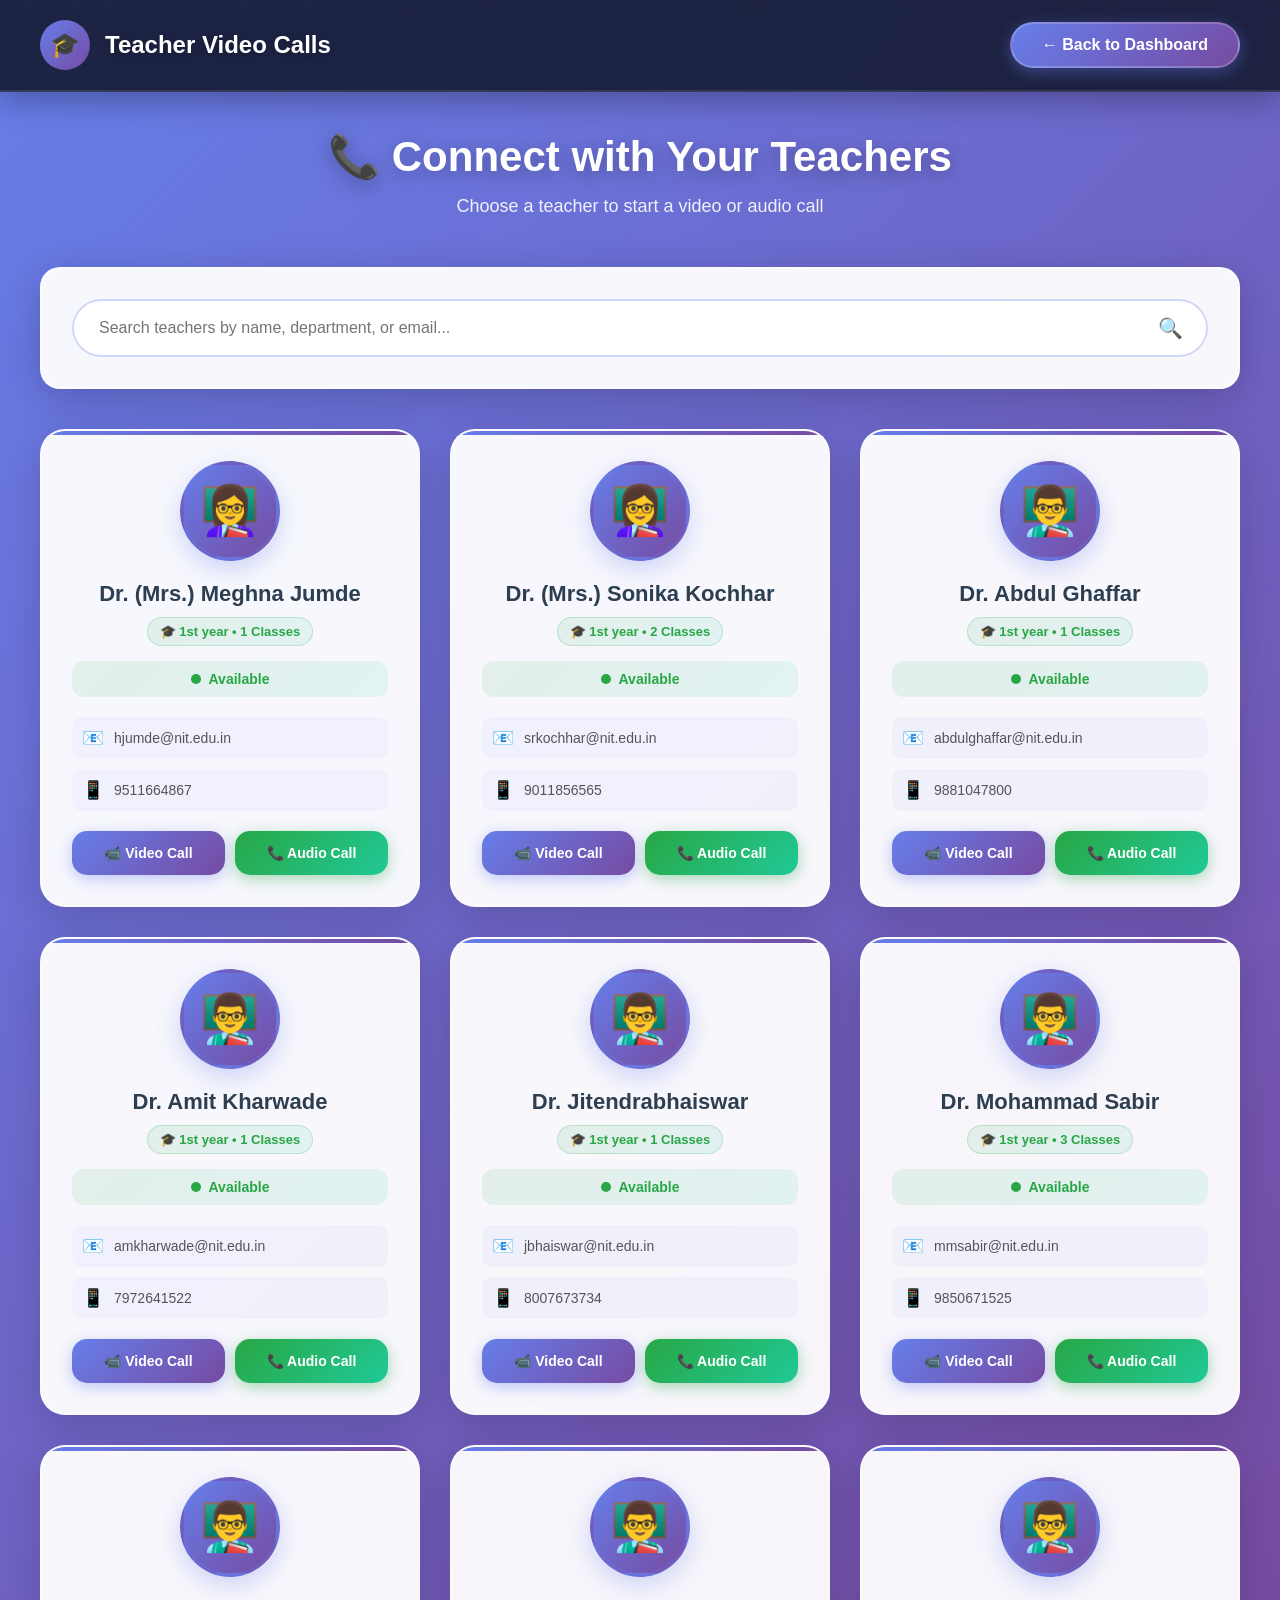
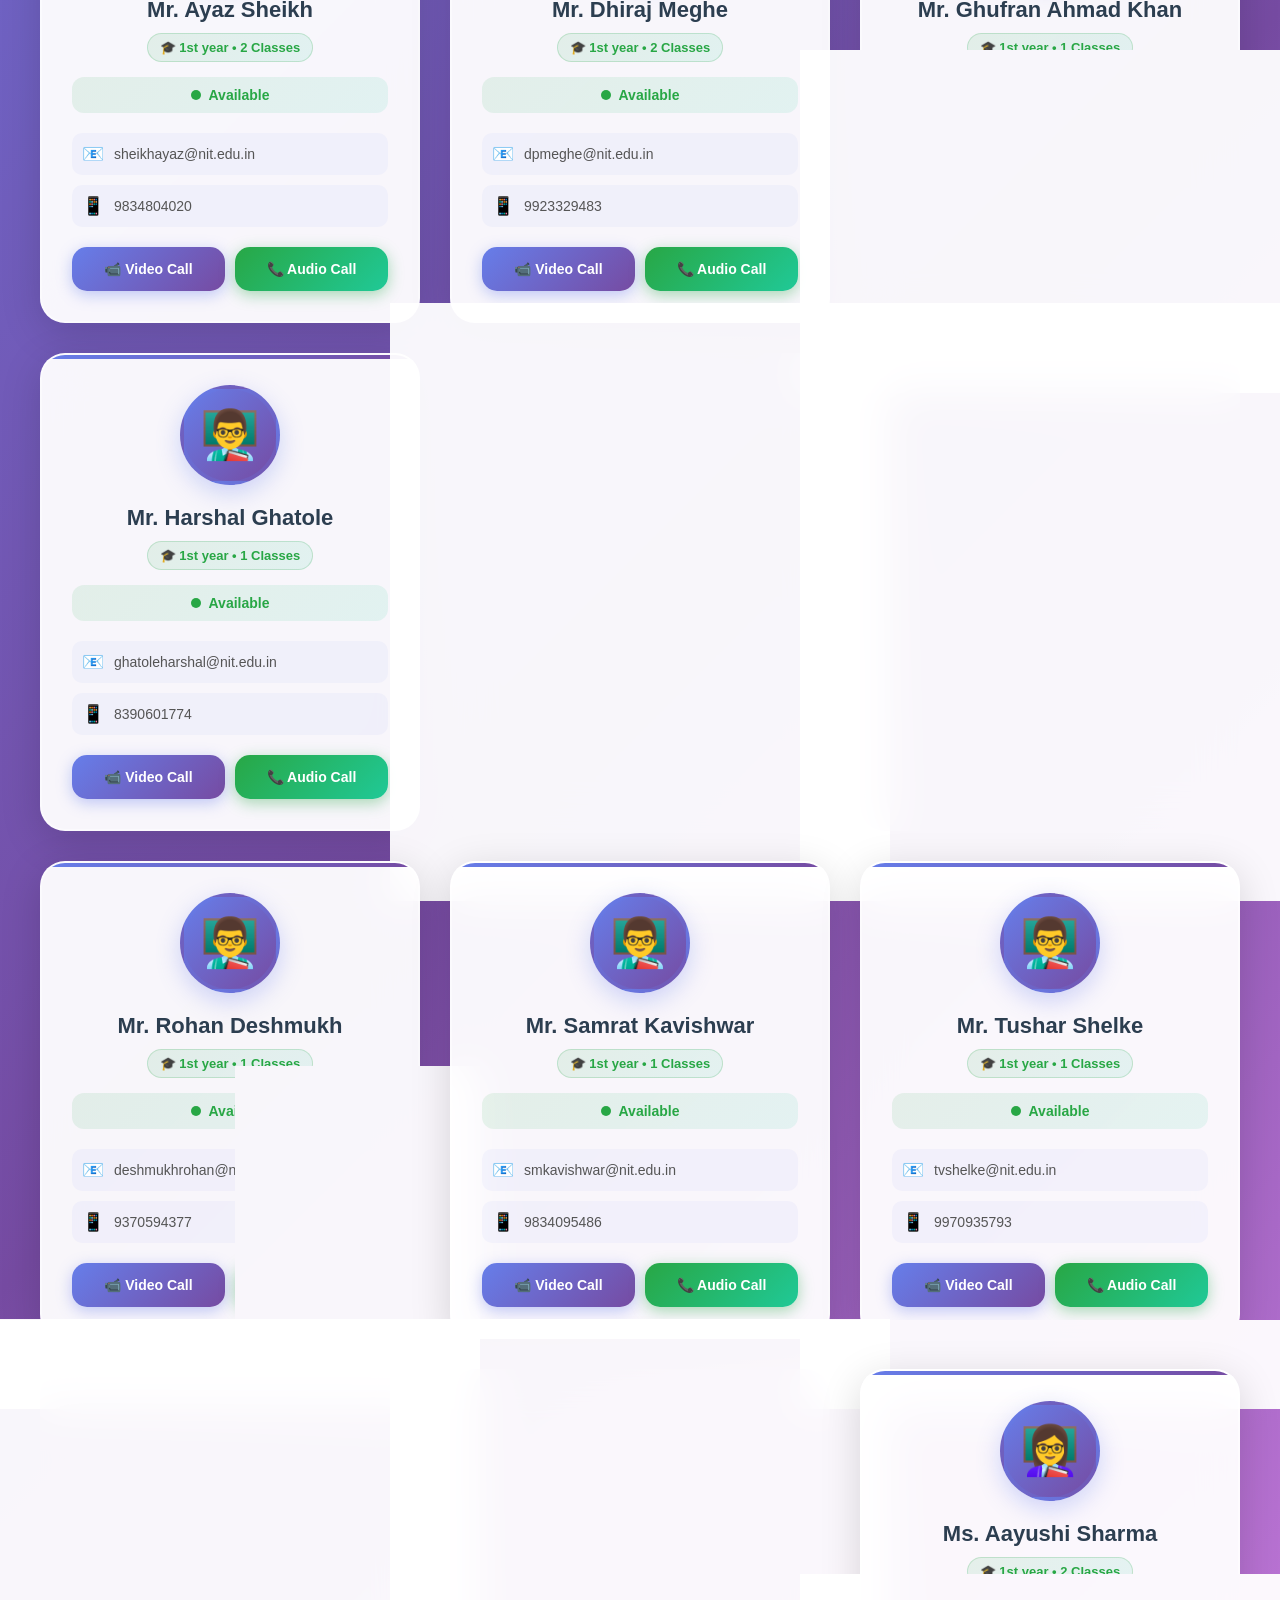
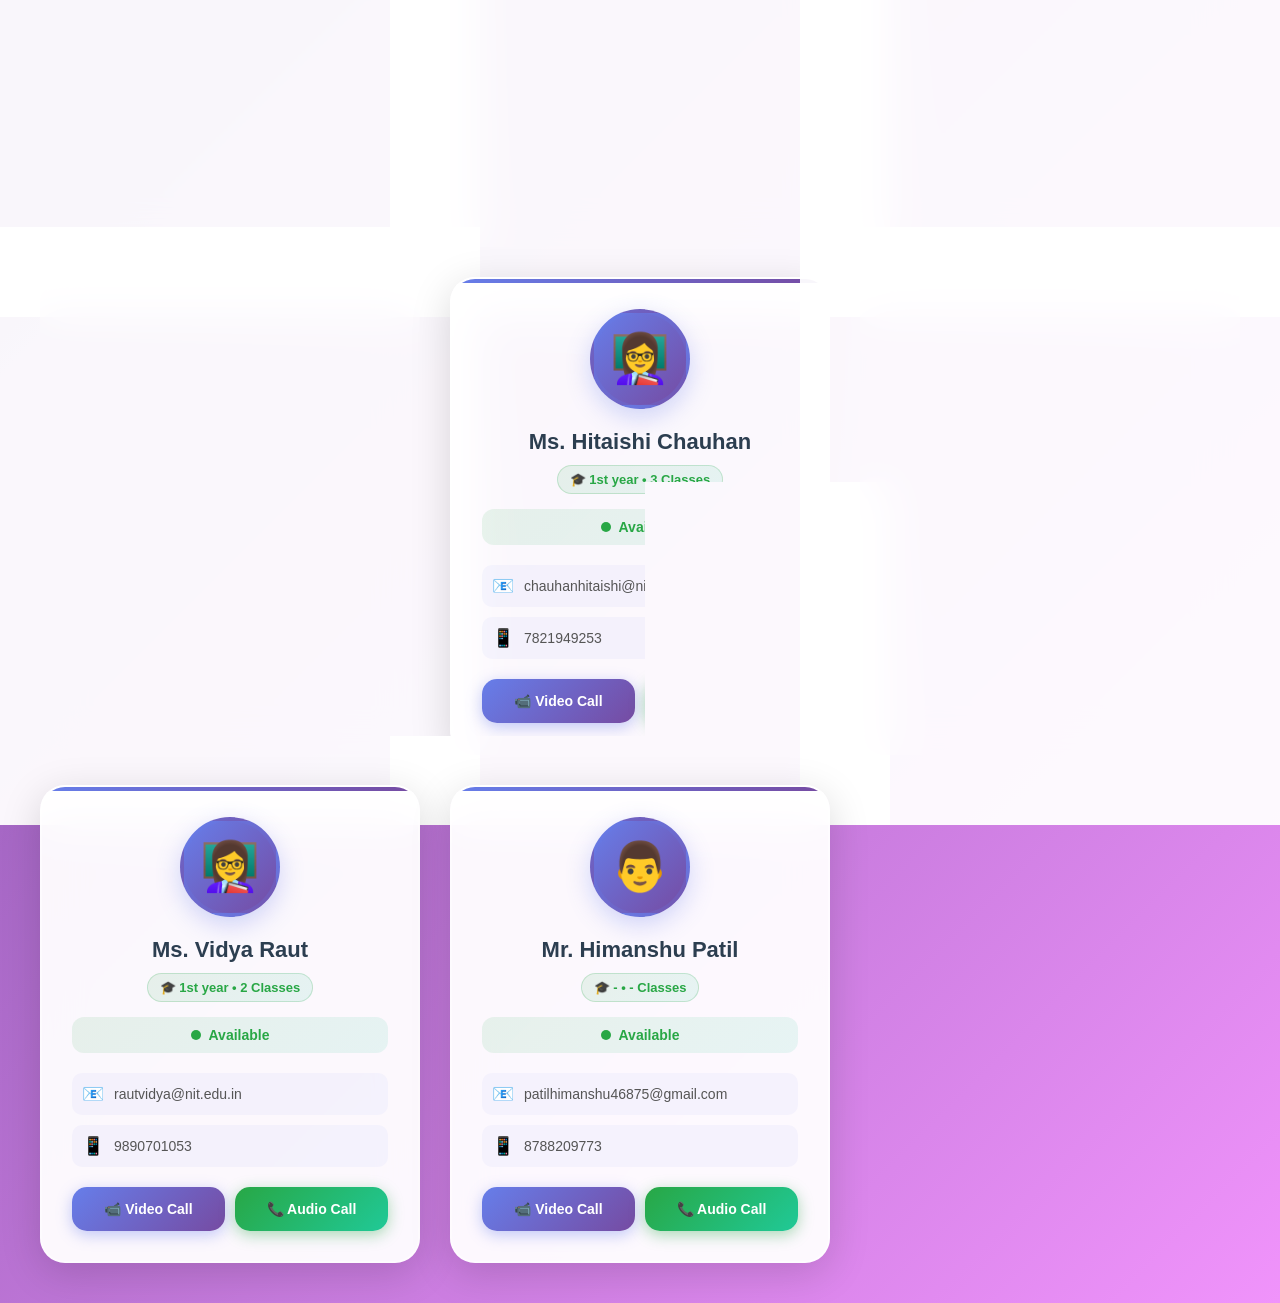
<file: student/teachercall.html>
<!DOCTYPE html>
<html lang="en">
<head>
    <meta charset="UTF-8">
    <meta name="viewport" content="width=device-width, initial-scale=1.0">
    <title>Call Teachers - Student Dashboard</title>
    <style>
        * {
            margin: 0;
            padding: 0;
            box-sizing: border-box;
        }
        
        body {
            background: linear-gradient(135deg, #667eea 0%, #764ba2 50%, #f093fb 100%);
            min-height: 100vh;
            font-family: 'Segoe UI', Tahoma, Geneva, Verdana, sans-serif;
            position: relative;
            overflow-x: hidden;
        }

        /* Animated Background Particles */
        .particles {
            position: fixed;
            top: 0;
            left: 0;
            width: 100%;
            height: 100%;
            z-index: 0;
            pointer-events: none;
        }

        .particle {
            position: absolute;
            background: rgba(255, 255, 255, 0.15);
            border-radius: 50%;
            animation: float 15s infinite ease-in-out;
        }

        @keyframes float {
            0%, 100% { transform: translateY(0) rotate(0deg); opacity: 0; }
            10% { opacity: 1; }
            90% { opacity: 1; }
            100% { transform: translateY(-100vh) rotate(360deg); opacity: 0; }
        }

        /* Enhanced Navbar */
        .navbar {
            background: rgba(26, 31, 58, 0.95);
            backdrop-filter: blur(20px);
            padding: 20px 40px;
            display: flex;
            justify-content: space-between;
            align-items: center;
            box-shadow: 0 8px 32px rgba(0, 0, 0, 0.3);
            border-bottom: 2px solid rgba(255, 255, 255, 0.1);
            position: sticky;
            top: 0;
            z-index: 1000;
        }
        
        .navbar-brand {
            display: flex;
            align-items: center;
            gap: 15px;
        }

        .navbar-logo {
            width: 50px;
            height: 50px;
            border-radius: 50%;
            background: linear-gradient(135deg, #667eea, #764ba2);
            display: flex;
            align-items: center;
            justify-content: center;
            font-size: 24px;
            animation: rotateLogo 10s linear infinite;
        }

        @keyframes rotateLogo {
            0% { transform: rotate(0deg); }
            100% { transform: rotate(360deg); }
        }
        
        .navbar h1 {
            color: white;
            font-size: 24px;
            font-weight: 700;
            text-shadow: 0 2px 10px rgba(0, 0, 0, 0.3);
        }

        .back-button {
            background: linear-gradient(135deg, #667eea, #764ba2);
            color: white;
            padding: 12px 30px;
            border-radius: 25px;
            text-decoration: none;
            font-weight: 600;
            display: flex;
            align-items: center;
            gap: 10px;
            transition: all 0.3s ease;
            box-shadow: 0 4px 15px rgba(102, 126, 234, 0.4);
            border: 2px solid rgba(255, 255, 255, 0.2);
        }

        .back-button:hover {
            transform: translateY(-2px);
            box-shadow: 0 6px 20px rgba(102, 126, 234, 0.6);
        }

        .main-content {
            padding: 40px;
            max-width: 1600px;
            margin: 0 auto;
            position: relative;
            z-index: 1;
        }

        .page-header {
            text-align: center;
            margin-bottom: 50px;
            animation: fadeInDown 0.8s ease-out;
        }

        @keyframes fadeInDown {
            from {
                opacity: 0;
                transform: translateY(-30px);
            }
            to {
                opacity: 1;
                transform: translateY(0);
            }
        }

        .page-header h2 {
            font-size: 42px;
            color: white;
            font-weight: 800;
            text-shadow: 0 4px 20px rgba(0, 0, 0, 0.3);
            margin-bottom: 15px;
        }

        .page-header p {
            font-size: 18px;
            color: rgba(255, 255, 255, 0.9);
            font-weight: 500;
        }

        /* Search Bar */
        .search-container {
            background: rgba(255, 255, 255, 0.95);
            backdrop-filter: blur(20px);
            padding: 30px;
            border-radius: 20px;
            margin-bottom: 40px;
            box-shadow: 0 10px 40px rgba(0, 0, 0, 0.2);
            border: 2px solid rgba(255, 255, 255, 0.5);
        }

        .search-box {
            position: relative;
            width: 100%;
        }

        .search-box input {
            width: 100%;
            padding: 18px 60px 18px 25px;
            border: 2px solid rgba(102, 126, 234, 0.3);
            border-radius: 50px;
            font-size: 16px;
            outline: none;
            transition: all 0.3s ease;
            background: white;
        }

        .search-box input:focus {
            border-color: #667eea;
            box-shadow: 0 0 20px rgba(102, 126, 234, 0.3);
        }

        .search-box::after {
            content: "🔍";
            position: absolute;
            right: 25px;
            top: 50%;
            transform: translateY(-50%);
            font-size: 20px;
        }

        /* Teachers Grid */
        .teachers-grid {
            display: grid;
            grid-template-columns: repeat(auto-fill, minmax(320px, 1fr));
            gap: 30px;
            animation: fadeInUp 0.8s ease-out;
        }

        @keyframes fadeInUp {
            from {
                opacity: 0;
                transform: translateY(30px);
            }
            to {
                opacity: 1;
                transform: translateY(0);
            }
        }

        .teacher-card {
            background: rgba(255, 255, 255, 0.95);
            backdrop-filter: blur(20px);
            border-radius: 25px;
            padding: 30px;
            box-shadow: 0 10px 40px rgba(0, 0, 0, 0.15);
            border: 2px solid rgba(255, 255, 255, 0.5);
            transition: all 0.4s cubic-bezier(0.4, 0, 0.2, 1);
            position: relative;
            overflow: hidden;
        }

        .teacher-card::before {
            content: '';
            position: absolute;
            top: 0;
            left: 0;
            width: 100%;
            height: 4px;
            background: linear-gradient(90deg, #667eea, #764ba2, #f093fb);
            background-size: 200% 100%;
            animation: gradientShift 3s ease infinite;
        }

        @keyframes gradientShift {
            0%, 100% { background-position: 0% 50%; }
            50% { background-position: 100% 50%; }
        }

        .teacher-card:hover {
            transform: translateY(-10px) scale(1.02);
            box-shadow: 0 20px 60px rgba(102, 126, 234, 0.4);
        }

        .teacher-avatar {
            width: 100px;
            height: 100px;
            border-radius: 50%;
            background: linear-gradient(135deg, #667eea, #764ba2);
            display: flex;
            align-items: center;
            justify-content: center;
            font-size: 48px;
            margin: 0 auto 20px;
            border: 4px solid rgba(102, 126, 234, 0.2);
            box-shadow: 0 8px 25px rgba(102, 126, 234, 0.3);
        }

        .teacher-name {
            font-size: 22px;
            font-weight: 700;
            color: #2c3e50;
            text-align: center;
            margin-bottom: 10px;
        }

        .teacher-dept {
            display: inline-flex;
            align-items: center;
            gap: 6px;
            font-size: 13px;
            color: #28a745;
            background: linear-gradient(135deg, rgba(40, 167, 69, 0.1), rgba(32, 201, 151, 0.1));
            padding: 6px 12px;
            border-radius: 20px;
            border: 1px solid rgba(40, 167, 69, 0.2);
            font-weight: 600;
            margin: 0 auto 15px;
            display: flex;
            width: fit-content;
            justify-content: center;
        }

        .teacher-info {
            margin: 20px 0;
        }

        .info-item {
            display: flex;
            align-items: center;
            gap: 10px;
            padding: 10px;
            background: rgba(102, 126, 234, 0.05);
            border-radius: 10px;
            margin-bottom: 10px;
            font-size: 14px;
            color: #555;
        }

        .info-icon {
            font-size: 18px;
        }

        .teacher-status {
            display: flex;
            align-items: center;
            justify-content: center;
            gap: 8px;
            padding: 10px;
            background: linear-gradient(135deg, rgba(40, 167, 69, 0.1), rgba(32, 201, 151, 0.1));
            border-radius: 12px;
            margin-bottom: 20px;
        }

        .status-dot {
            width: 10px;
            height: 10px;
            border-radius: 50%;
            background: #28a745;
            animation: pulse 2s ease-in-out infinite;
        }

        @keyframes pulse {
            0%, 100% { opacity: 1; transform: scale(1); }
            50% { opacity: 0.5; transform: scale(1.2); }
        }

        .status-text {
            font-weight: 600;
            color: #28a745;
            font-size: 14px;
        }

        .call-buttons {
            display: grid;
            grid-template-columns: 1fr 1fr;
            gap: 10px;
        }

        .call-btn {
            padding: 14px 20px;
            border-radius: 15px;
            border: none;
            font-weight: 600;
            font-size: 14px;
            cursor: pointer;
            transition: all 0.3s ease;
            display: flex;
            align-items: center;
            justify-content: center;
            gap: 8px;
            text-decoration: none;
        }

        .video-call-btn {
            background: linear-gradient(135deg, #667eea, #764ba2);
            color: white;
            box-shadow: 0 4px 15px rgba(102, 126, 234, 0.4);
        }

        .video-call-btn:hover {
            transform: translateY(-2px);
            box-shadow: 0 6px 20px rgba(102, 126, 234, 0.6);
        }

        .audio-call-btn {
            background: linear-gradient(135deg, #28a745, #20c997);
            color: white;
            box-shadow: 0 4px 15px rgba(40, 167, 69, 0.4);
        }

        .audio-call-btn:hover {
            transform: translateY(-2px);
            box-shadow: 0 6px 20px rgba(40, 167, 69, 0.6);
        }

        /* Call Modal */
        .call-modal {
            display: none;
            position: fixed;
            top: 0;
            left: 0;
            width: 100%;
            height: 100%;
            background: rgba(0, 0, 0, 0.9);
            z-index: 2000;
            justify-content: center;
            align-items: center;
            animation: fadeIn 0.3s ease-out;
        }

        @keyframes fadeIn {
            from { opacity: 0; }
            to { opacity: 1; }
        }

        .call-modal.active {
            display: flex;
        }

        .call-container {
            background: linear-gradient(135deg, #1a1f3a, #2a3254);
            border-radius: 30px;
            padding: 50px;
            text-align: center;
            max-width: 500px;
            width: 90%;
            box-shadow: 0 20px 60px rgba(0, 0, 0, 0.5);
            animation: scaleIn 0.4s ease-out;
            border: 2px solid rgba(102, 126, 234, 0.3);
        }

        @keyframes scaleIn {
            from {
                opacity: 0;
                transform: scale(0.8);
            }
            to {
                opacity: 1;
                transform: scale(1);
            }
        }

        .call-avatar {
            width: 150px;
            height: 150px;
            border-radius: 50%;
            background: linear-gradient(135deg, #667eea, #764ba2);
            display: flex;
            align-items: center;
            justify-content: center;
            font-size: 72px;
            margin: 0 auto 30px;
            border: 5px solid rgba(255, 255, 255, 0.2);
            box-shadow: 0 10px 40px rgba(102, 126, 234, 0.5);
            animation: avatarPulse 2s ease-in-out infinite;
        }

        @keyframes avatarPulse {
            0%, 100% { transform: scale(1); box-shadow: 0 10px 40px rgba(102, 126, 234, 0.5); }
            50% { transform: scale(1.05); box-shadow: 0 15px 50px rgba(102, 126, 234, 0.7); }
        }

        .calling-text {
            color: white;
            font-size: 28px;
            font-weight: 700;
            margin-bottom: 10px;
        }

        .call-status {
            color: rgba(255, 255, 255, 0.7);
            font-size: 16px;
            margin-bottom: 40px;
            animation: blink 1.5s ease-in-out infinite;
        }

        @keyframes blink {
            0%, 100% { opacity: 1; }
            50% { opacity: 0.5; }
        }

        .call-actions {
            display: flex;
            gap: 20px;
            justify-content: center;
        }

        .end-call-btn {
            background: linear-gradient(135deg, #ff6b6b, #ee5a5a);
            color: white;
            padding: 18px 40px;
            border-radius: 50px;
            border: none;
            font-weight: 700;
            font-size: 16px;
            cursor: pointer;
            transition: all 0.3s ease;
            box-shadow: 0 4px 15px rgba(255, 107, 107, 0.4);
            display: flex;
            align-items: center;
            gap: 10px;
        }

        .end-call-btn:hover {
            transform: translateY(-2px);
            box-shadow: 0 6px 20px rgba(255, 107, 107, 0.6);
        }

        /* No Results */
        .no-results {
            text-align: center;
            padding: 80px 20px;
            color: white;
        }

        .no-results p:first-child {
            font-size: 64px;
            margin-bottom: 20px;
        }

        .no-results p:last-child {
            font-size: 20px;
            font-weight: 600;
        }

        @media (max-width: 768px) {
            .navbar {
                flex-direction: column;
                gap: 15px;
                padding: 15px 20px;
            }

            .main-content {
                padding: 20px;
            }

            .teachers-grid {
                grid-template-columns: 1fr;
            }

            .page-header h2 {
                font-size: 32px;
            }

            .call-buttons {
                grid-template-columns: 1fr;
            }
        }
    </style>
</head>
<body>
    <!-- Animated Particles -->
    <div class="particles" id="particles"></div>

    <!-- Navbar -->
    <nav class="navbar">
        <div class="navbar-brand">
            <div class="navbar-logo">🎓</div>
            <h1>Teacher Video Calls</h1>
        </div>
        <a href="./index.php" class="back-button" onclick="goBack()">
            ← Back to Dashboard
        </a>
    </nav>

    <!-- Main Content -->
    <div class="main-content">
        <div class="page-header">
            <h2>📞 Connect with Your Teachers</h2>
            <p>Choose a teacher to start a video or audio call</p>
        </div>

        <!-- Search Bar -->
        <div class="search-container">
            <div class="search-box">
                <input type="text" id="searchInput" placeholder="Search teachers by name, department, or email..." onkeyup="searchTeachers()">
            </div>
        </div>

        <!-- Teachers Grid -->
        <div class="teachers-grid" id="teachersGrid">
            <!-- Teacher cards will be dynamically generated -->
        </div>

        <!-- No Results -->
        <div class="no-results" id="noResults" style="display: none;">
            <p>🔍</p>
            <p>No teachers found</p>
        </div>
    </div>

    <!-- Call Modal -->
    <div class="call-modal" id="callModal">
        <div class="call-container" id="callContainer">
            <div class="call-avatar" id="callAvatar">👨‍🏫</div>
            <div class="calling-text" id="callingName">Calling...</div>
            <div class="call-status" id="callStatus">Connecting...</div>
            <div class="call-timer" id="callTimer" style="display: none; color: white; font-size: 24px; font-weight: 700; margin: 20px 0;">00:00</div>
            
            <!-- Real Video Container -->
            <div id="videoContainer" style="display: none; margin: 20px 0; position: relative;">
                <div style="width: 100%; max-width: 640px; margin: 0 auto; background: #000; border-radius: 15px; position: relative; overflow: hidden;">
                    <!-- Remote video (teacher's video) -->
                    <video id="remoteVideo" autoplay playsinline style="width: 100%; height: 100%; min-height: 400px; background: #000; display: block;"></video>
                    
                    <!-- Local video preview (your camera) -->
                    <div style="position: absolute; bottom: 15px; right: 15px; width: 150px; height: 112px; background: #000; border-radius: 10px; border: 3px solid #667eea; overflow: hidden; box-shadow: 0 4px 15px rgba(0,0,0,0.5);">
                        <video id="localVideo" autoplay playsinline muted style="width: 100%; height: 100%; object-fit: cover;"></video>
                    </div>
                    
                    <!-- Connection indicator -->
                    <div id="connectionStatus" style="position: absolute; top: 15px; left: 15px; background: rgba(40, 167, 69, 0.9); color: white; padding: 8px 15px; border-radius: 20px; font-size: 12px; font-weight: 600; display: none;">
                        🟢 Connected
                    </div>
                </div>
            </div>
            
            <!-- Call Controls -->
            <div id="callControls" style="display: none; margin-top: 25px; gap: 15px; justify-content: center;">
                <button onclick="toggleMute()" id="muteBtn" style="background: rgba(255,255,255,0.2); color: white; border: none; padding: 15px; border-radius: 50%; width: 60px; height: 60px; cursor: pointer; font-size: 24px; transition: all 0.3s; backdrop-filter: blur(10px);">
                    🎤
                </button>
                <button onclick="toggleVideo()" id="videoBtn" style="background: rgba(255,255,255,0.2); color: white; border: none; padding: 15px; border-radius: 50%; width: 60px; height: 60px; cursor: pointer; font-size: 24px; transition: all 0.3s; backdrop-filter: blur(10px);">
                    📹
                </button>
                <button onclick="switchCamera()" id="switchBtn" style="background: rgba(255,255,255,0.2); color: white; border: none; padding: 15px; border-radius: 50%; width: 60px; height: 60px; cursor: pointer; font-size: 24px; transition: all 0.3s; backdrop-filter: blur(10px);">
                    🔄
                </button>
                <button class="end-call-btn" onclick="endCall()" style="padding: 15px 30px;">
                    📞 End
                </button>
            </div>
            
            <!-- Initial call button -->
            <div class="call-actions" id="callActions">
                <button class="end-call-btn" onclick="endCall()">
                    📞 Cancel
                </button>
            </div>
            
            <!-- Call link sharing -->
            <div id="callLinkContainer" style="display: none; margin-top: 20px; background: rgba(255,255,255,0.1); padding: 20px; border-radius: 15px; backdrop-filter: blur(10px);">
                <p style="color: white; margin-bottom: 10px; font-size: 14px;">Share this link with the teacher:</p>
                <div style="display: flex; gap: 10px;">
                    <input type="text" id="callLink" readonly style="flex: 1; padding: 12px; border-radius: 10px; border: 2px solid rgba(255,255,255,0.3); background: rgba(255,255,255,0.9); font-size: 14px;">
                    <button onclick="copyCallLink()" style="background: linear-gradient(135deg, #28a745, #20c997); color: white; border: none; padding: 12px 20px; border-radius: 10px; font-weight: 600; cursor: pointer; white-space: nowrap;">
                        📋 Copy
                    </button>
                </div>
            </div>
        </div>
    </div>

    <script>
        // Teachers data
        const teachers = [
           
            { name: "Dr. (Mrs.) Meghna Jumde", email: "hjumde@nit.edu.in", phone: "9511664867", dept: "1st year", classes: "1", icon: "👩‍🏫" },
            { name: "Dr. (Mrs.) Sonika Kochhar", email: "srkochhar@nit.edu.in", phone: "9011856565", dept: "1st year", classes: "2", icon: "👩‍🏫" },
            { name: "Dr. Abdul Ghaffar", email: "abdulghaffar@nit.edu.in", phone: "9881047800", dept: "1st year", classes: "1", icon: "👨‍🏫" },
            { name: "Dr. Amit Kharwade", email: "amkharwade@nit.edu.in", phone: "7972641522", dept: "1st year", classes: "1", icon: "👨‍🏫" },
            { name: "Dr. Jitendrabhaiswar", email: "jbhaiswar@nit.edu.in", phone: "8007673734", dept: "1st year", classes: "1", icon: "👨‍🏫" },
            { name: "Dr. Mohammad Sabir", email: "mmsabir@nit.edu.in", phone: "9850671525", dept: "1st year", classes: "3", icon: "👨‍🏫" },
            { name: "Mr. Ayaz Sheikh", email: "sheikhayaz@nit.edu.in", phone: "9834804020", dept: "1st year", classes: "2", icon: "👨‍🏫" },
            { name: "Mr. Dhiraj Meghe", email: "dpmeghe@nit.edu.in", phone: "9923329483", dept: "1st year", classes: "2", icon: "👨‍🏫" },
            { name: "Mr. Ghufran Ahmad Khan", email: "khangurfan@nit.edu.in", phone: "8999941317", dept: "1st year", classes: "1", icon: "👨‍🏫" },
            { name: "Mr. Harshal Ghatole", email: "ghatoleharshal@nit.edu.in", phone: "8390601774", dept: "1st year", classes: "1", icon: "👨‍🏫" },
            { name: "Mr. Prashant Dange", email: "pddange@nit.edu.in", phone: "9881244183", dept: "1st year", classes: "2", icon: "👨‍🏫" },
            { name: "Mr. Rahul Kadam", email: "rrkadam@nit.edu.in", phone: "8806309018", dept: "1st year", classes: "1", icon: "👨‍🏫" },
            { name: "Mr. Rohan Deshmukh", email: "deshmukhrohan@nit.edu.in", phone: "9370594377", dept: "1st year", classes: "1", icon: "👨‍🏫" },
            { name: "Mr. Samrat Kavishwar", email: "smkavishwar@nit.edu.in", phone: "9834095486", dept: "1st year", classes: "1", icon: "👨‍🏫" },
            { name: "Mr. Tushar Shelke", email: "tvshelke@nit.edu.in", phone: "9970935793", dept: "1st year", classes: "1", icon: "👨‍🏫" },
            { name: "Mrs Rachna Dagade", email: "gagarachna@nit.edu.in", phone: "8766775204", dept: "1st year", classes: "2", icon: "👩‍🏫" },
            { name: "Mrs. Mona Dange", email: "mpdange@nit.edu.in", phone: "9850064955", dept: "1st year", classes: "2", icon: "👩‍🏫" },
            { name: "Ms. Aayushi Sharma", email: "sharmaaayushi@nit.edu.in", phone: "9589344599", dept: "1st year", classes: "2", icon: "👩‍🏫" },
            { name: "Ms. Divya Lande", email: "landedivya@nit.edu.in", phone: "8806569892", dept: "1st year", classes: "1", icon: "👩‍🏫" },
            { name: "Ms. Hitaishi Chauhan", email: "chauhanhitaishi@nit.edu.in", phone: "7821949253", dept: "1st year", classes: "3", icon: "👩‍🏫" },
            { name: "Ms. Pournima Bhuyar", email: "bhuyarpournima@nit.edu.in", phone: "8668573942", dept: "1st year", classes: "4", icon: "👩‍🏫" },
            { name: "Ms. Vidya Raut", email: "rautvidya@nit.edu.in", phone: "9890701053", dept: "1st year", classes: "2", icon: "👩‍🏫" },
             { name: "Mr. Himanshu Patil", email: "patilhimanshu46875@gmail.com", phone: "8788209773", dept: "-", classes: "-", icon: "👨" }
        ];

        // Generate particles
        function createParticles() {
            const particlesContainer = document.getElementById('particles');
            for (let i = 0; i < 20; i++) {
                const particle = document.createElement('div');
                particle.className = 'particle';
                particle.style.width = Math.random() * 10 + 5 + 'px';
                particle.style.height = particle.style.width;
                particle.style.left = Math.random() * 100 + '%';
                particle.style.animationDelay = Math.random() * 15 + 's';
                particle.style.animationDuration = Math.random() * 10 + 10 + 's';
                particlesContainer.appendChild(particle);
            }
        }

        // Render teachers
        function renderTeachers(teachersToRender = teachers) {
            const grid = document.getElementById('teachersGrid');
            const noResults = document.getElementById('noResults');
            
            grid.innerHTML = '';
            
            if (teachersToRender.length === 0) {
                grid.style.display = 'none';
                noResults.style.display = 'block';
                return;
            }
            
            grid.style.display = 'grid';
            noResults.style.display = 'none';
            
            teachersToRender.forEach(teacher => {
                const card = document.createElement('div');
                card.className = 'teacher-card';
                card.innerHTML = `
                    <div class="teacher-avatar">${teacher.icon}</div>
                    <div class="teacher-name">${teacher.name}</div>
                    <div class="teacher-dept">🎓 ${teacher.dept} • ${teacher.classes} Classes</div>
                    
                    <div class="teacher-status">
                        <div class="status-dot"></div>
                        <div class="status-text">Available</div>
                    </div>
                    
                    <div class="teacher-info">
                        <div class="info-item">
                            <span class="info-icon">📧</span>
                            <span>${teacher.email}</span>
                        </div>
                        <div class="info-item">
                            <span class="info-icon">📱</span>
                            <span>${teacher.phone}</span>
                        </div>
                    </div>
                    
                    <div class="call-buttons">
                        <button class="call-btn video-call-btn" onclick='startCall("${teacher.name}", "${teacher.icon}", "video")'>
                            📹 Video Call
                        </button>
                        <a href="tel:${teacher.phone}" class="call-btn audio-call-btn" style="text-decoration: none;">
                            📞 Audio Call
                        </a>
                    </div>
                `;
                grid.appendChild(card);
            });
        }

        // Search teachers
        function searchTeachers() {
            const searchTerm = document.getElementById('searchInput').value.toLowerCase();
            const filtered = teachers.filter(teacher => 
                teacher.name.toLowerCase().includes(searchTerm) ||
                teacher.email.toLowerCase().includes(searchTerm) ||
                teacher.dept.toLowerCase().includes(searchTerm)
            );
            renderTeachers(filtered);
        }

        // Global variables for call state
        let callInterval;
        let callSeconds = 0;
        let isMuted = false;
        let isVideoOn = true;
        let currentCallType = '';
        let localStream = null;
        let remoteStream = null;
        let peerConnection = null;
        let callId = null;
        let facingMode = 'user'; // 'user' for front camera, 'environment' for back camera

        // WebRTC Configuration
        const configuration = {
            iceServers: [
                { urls: 'stun:stun.l.google.com:19302' },
                { urls: 'stun:stun1.l.google.com:19302' }
            ]
        };

        // Start call
        async function startCall(name, icon, type) {
            if (type !== 'video') return;
            
            const modal = document.getElementById('callModal');
            const avatar = document.getElementById('callAvatar');
            const callingName = document.getElementById('callingName');
            const callStatus = document.getElementById('callStatus');
            const callTimer = document.getElementById('callTimer');
            const videoContainer = document.getElementById('videoContainer');
            const callActions = document.getElementById('callActions');
            const callControls = document.getElementById('callControls');
            const callLinkContainer = document.getElementById('callLinkContainer');
            const connectionStatus = document.getElementById('connectionStatus');
            
            currentCallType = type;
            avatar.textContent = icon;
            callingName.textContent = name;
            callStatus.textContent = '📹 Requesting camera access...';
            callStatus.style.display = 'block';
            avatar.style.display = 'flex';
            callTimer.style.display = 'none';
            videoContainer.style.display = 'none';
            callActions.style.display = 'flex';
            callControls.style.display = 'none';
            callLinkContainer.style.display = 'none';
            connectionStatus.style.display = 'none';
            
            modal.classList.add('active');
            
            try {
                // Request camera and microphone access
                localStream = await navigator.mediaDevices.getUserMedia({
                    video: { facingMode: facingMode },
                    audio: true
                });
                
                // Display local video
                const localVideo = document.getElementById('localVideo');
                localVideo.srcObject = localStream;
                
                callStatus.textContent = '✅ Camera ready';
                avatar.style.display = 'none';
                videoContainer.style.display = 'block';
                callControls.style.display = 'flex';
                callActions.style.display = 'none';
                
                // Generate unique call ID
                callId = 'call_' + Math.random().toString(36).substr(2, 9);
                const callLink = window.location.origin + window.location.pathname + '?join=' + callId;
                document.getElementById('callLink').value = callLink;
                callLinkContainer.style.display = 'block';
                
                callStatus.textContent = '📱 Waiting for teacher to join...';
                
                // Start call timer
                callSeconds = 0;
                callTimer.style.display = 'block';
                callInterval = setInterval(() => {
                    callSeconds++;
                    const minutes = Math.floor(callSeconds / 60);
                    const seconds = callSeconds % 60;
                    callTimer.textContent = `${String(minutes).padStart(2, '0')}:${String(seconds).padStart(2, '0')}`;
                }, 1000);
                
                // Check if someone is joining
                checkForJoin();
                
            } catch (error) {
                console.error('Error accessing media devices:', error);
                callStatus.textContent = '❌ Camera access denied';
                alert('Please allow camera and microphone access to make video calls.\n\nError: ' + error.message);
                setTimeout(() => endCall(), 2000);
            }
        }

        // Check URL for join parameter
        function checkForJoin() {
            const urlParams = new URLSearchParams(window.location.search);
            const joinCallId = urlParams.get('join');
            
            if (joinCallId) {
                // Someone is trying to join a call
                setTimeout(() => {
                    document.getElementById('callStatus').textContent = '🎉 Teacher joined!';
                    document.getElementById('connectionStatus').style.display = 'block';
                    document.getElementById('callLinkContainer').style.display = 'none';
                }, 2000);
            }
        }

        // Copy call link
        function copyCallLink() {
            const callLink = document.getElementById('callLink');
            callLink.select();
            callLink.setSelectionRange(0, 99999); // For mobile devices
            
            try {
                navigator.clipboard.writeText(callLink.value);
                alert('✅ Call link copied! Share it with the teacher via WhatsApp, Email, or SMS.');
            } catch (err) {
                // Fallback for older browsers
                document.execCommand('copy');
                alert('✅ Call link copied! Share it with the teacher via WhatsApp, Email, or SMS.');
            }
        }

        // Toggle mute
        function toggleMute() {
            if (!localStream) return;
            
            isMuted = !isMuted;
            const audioTrack = localStream.getAudioTracks()[0];
            if (audioTrack) {
                audioTrack.enabled = !isMuted;
            }
            
            const muteBtn = document.getElementById('muteBtn');
            if (isMuted) {
                muteBtn.textContent = '🔇';
                muteBtn.style.background = 'rgba(255, 107, 107, 0.5)';
            } else {
                muteBtn.textContent = '🎤';
                muteBtn.style.background = 'rgba(255, 255, 255, 0.2)';
            }
        }

        // Toggle video
        function toggleVideo() {
            if (!localStream) return;
            
            isVideoOn = !isVideoOn;
            const videoTrack = localStream.getVideoTracks()[0];
            if (videoTrack) {
                videoTrack.enabled = isVideoOn;
            }
            
            const videoBtn = document.getElementById('videoBtn');
            if (isVideoOn) {
                videoBtn.textContent = '📹';
                videoBtn.style.background = 'rgba(255, 255, 255, 0.2)';
            } else {
                videoBtn.textContent = '🚫';
                videoBtn.style.background = 'rgba(255, 107, 107, 0.5)';
            }
        }

        // Switch camera (front/back)
        async function switchCamera() {
            if (!localStream) return;
            
            try {
                // Stop current video track
                localStream.getVideoTracks().forEach(track => track.stop());
                
                // Switch facing mode
                facingMode = facingMode === 'user' ? 'environment' : 'user';
                
                // Get new stream with switched camera
                const newStream = await navigator.mediaDevices.getUserMedia({
                    video: { facingMode: facingMode },
                    audio: true
                });
                
                // Update local video
                const localVideo = document.getElementById('localVideo');
                localVideo.srcObject = newStream;
                
                // Replace audio track
                const audioTrack = newStream.getAudioTracks()[0];
                const oldAudioTrack = localStream.getAudioTracks()[0];
                if (oldAudioTrack) {
                    localStream.removeTrack(oldAudioTrack);
                    oldAudioTrack.stop();
                }
                localStream.addTrack(audioTrack);
                
                // Add video track
                const videoTrack = newStream.getVideoTracks()[0];
                localStream.addTrack(videoTrack);
                
            } catch (error) {
                console.error('Error switching camera:', error);
                alert('Could not switch camera. This device may only have one camera.');
            }
        }

        // End call
        function endCall() {
            const modal = document.getElementById('callModal');
            modal.classList.remove('active');
            
            // Stop all media tracks
            if (localStream) {
                localStream.getTracks().forEach(track => track.stop());
                localStream = null;
            }
            
            if (remoteStream) {
                remoteStream.getTracks().forEach(track => track.stop());
                remoteStream = null;
            }
            
            // Close peer connection
            if (peerConnection) {
                peerConnection.close();
                peerConnection = null;
            }
            
            // Clear video elements
            const localVideo = document.getElementById('localVideo');
            const remoteVideo = document.getElementById('remoteVideo');
            if (localVideo) localVideo.srcObject = null;
            if (remoteVideo) remoteVideo.srcObject = null;
            
            // Clear timer
            if (callInterval) {
                clearInterval(callInterval);
                callInterval = null;
            }
            
            // Reset states
            callSeconds = 0;
            isMuted = false;
            isVideoOn = true;
            currentCallType = '';
            callId = null;
            facingMode = 'user';
            
            // Reset buttons
            const muteBtn = document.getElementById('muteBtn');
            const videoBtn = document.getElementById('videoBtn');
            muteBtn.textContent = '🎤';
            muteBtn.style.background = 'rgba(255, 255, 255, 0.2)';
            videoBtn.textContent = '📹';
            videoBtn.style.background = 'rgba(255, 255, 255, 0.2)';
            
            // Clear URL parameters
            if (window.location.search) {
                window.history.replaceState({}, document.title, window.location.pathname);
            }
        }

        // Go back
        function goBack() {
            if (confirm('Do you want to return to the dashboard?')) {
                window.history.back();
            }
        }

        // Initialize
        createParticles();
        renderTeachers();
    </script>
</body>
</html>
</file>
